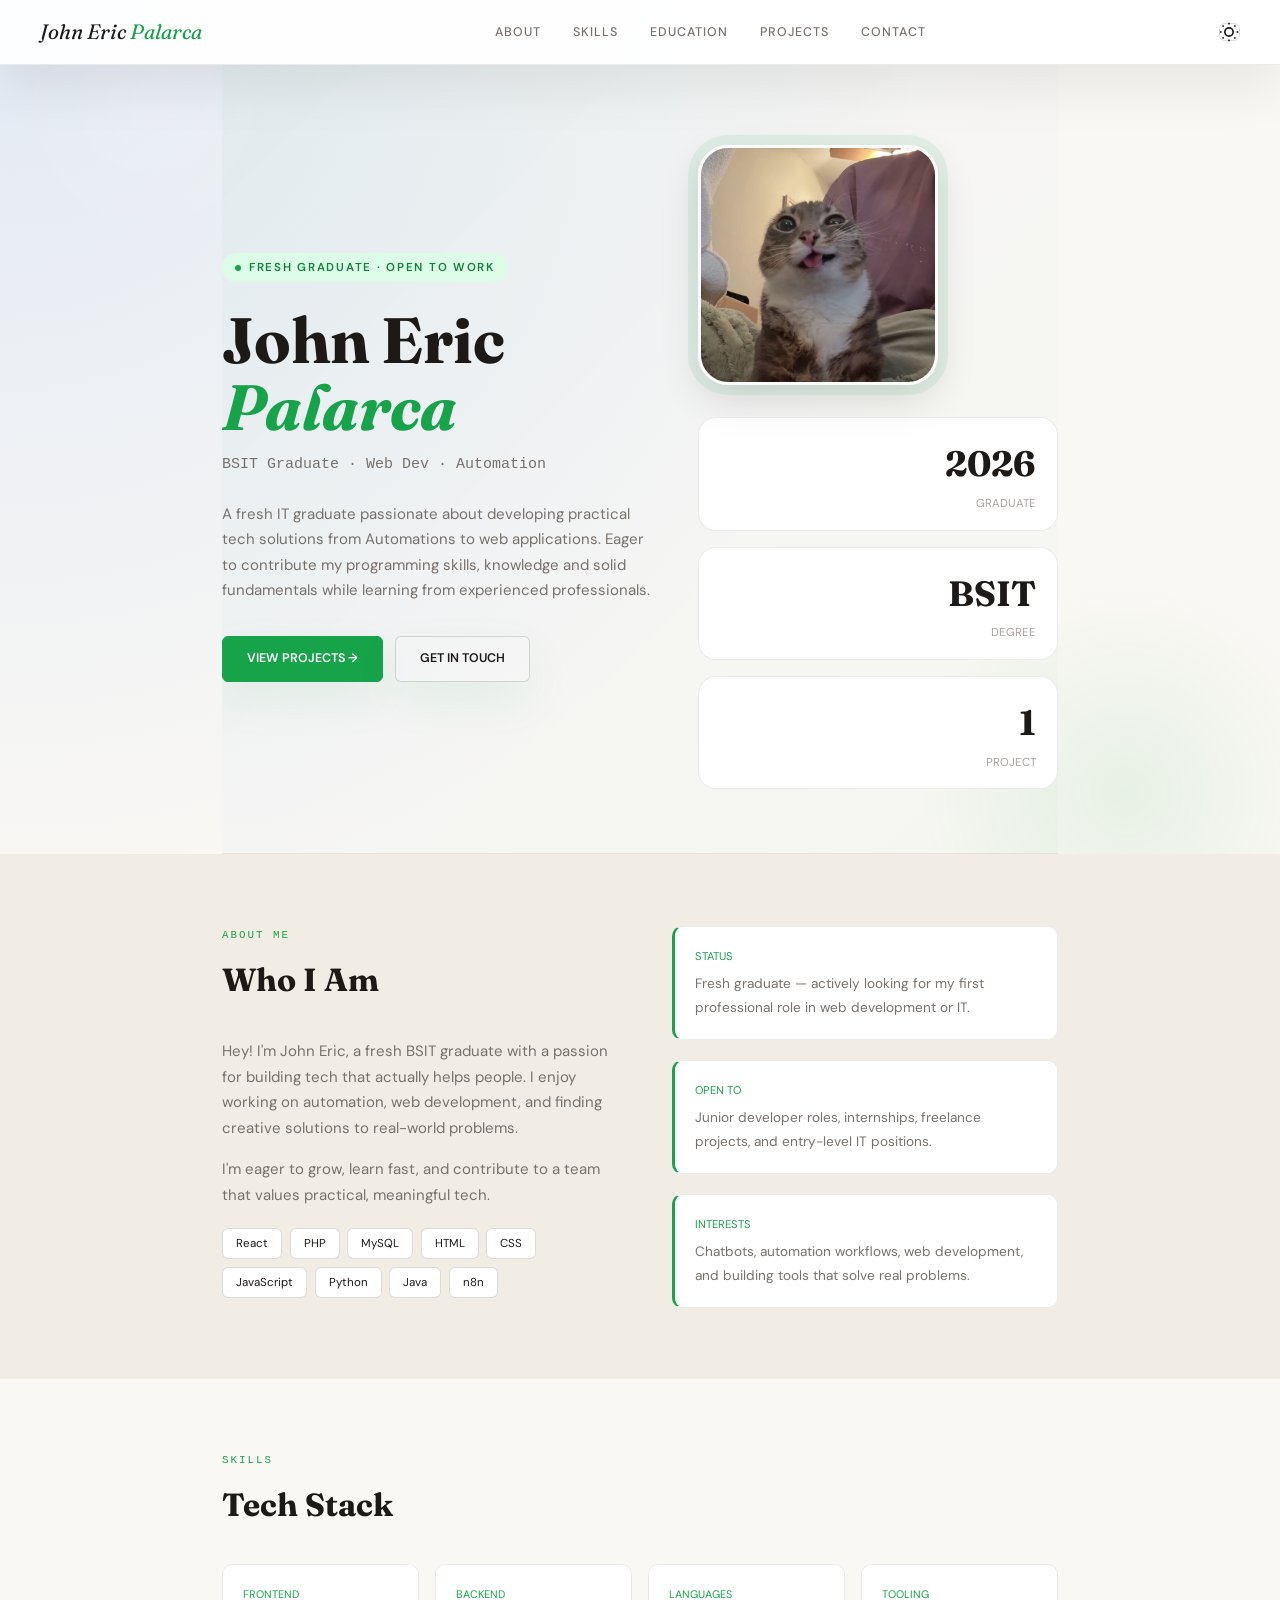
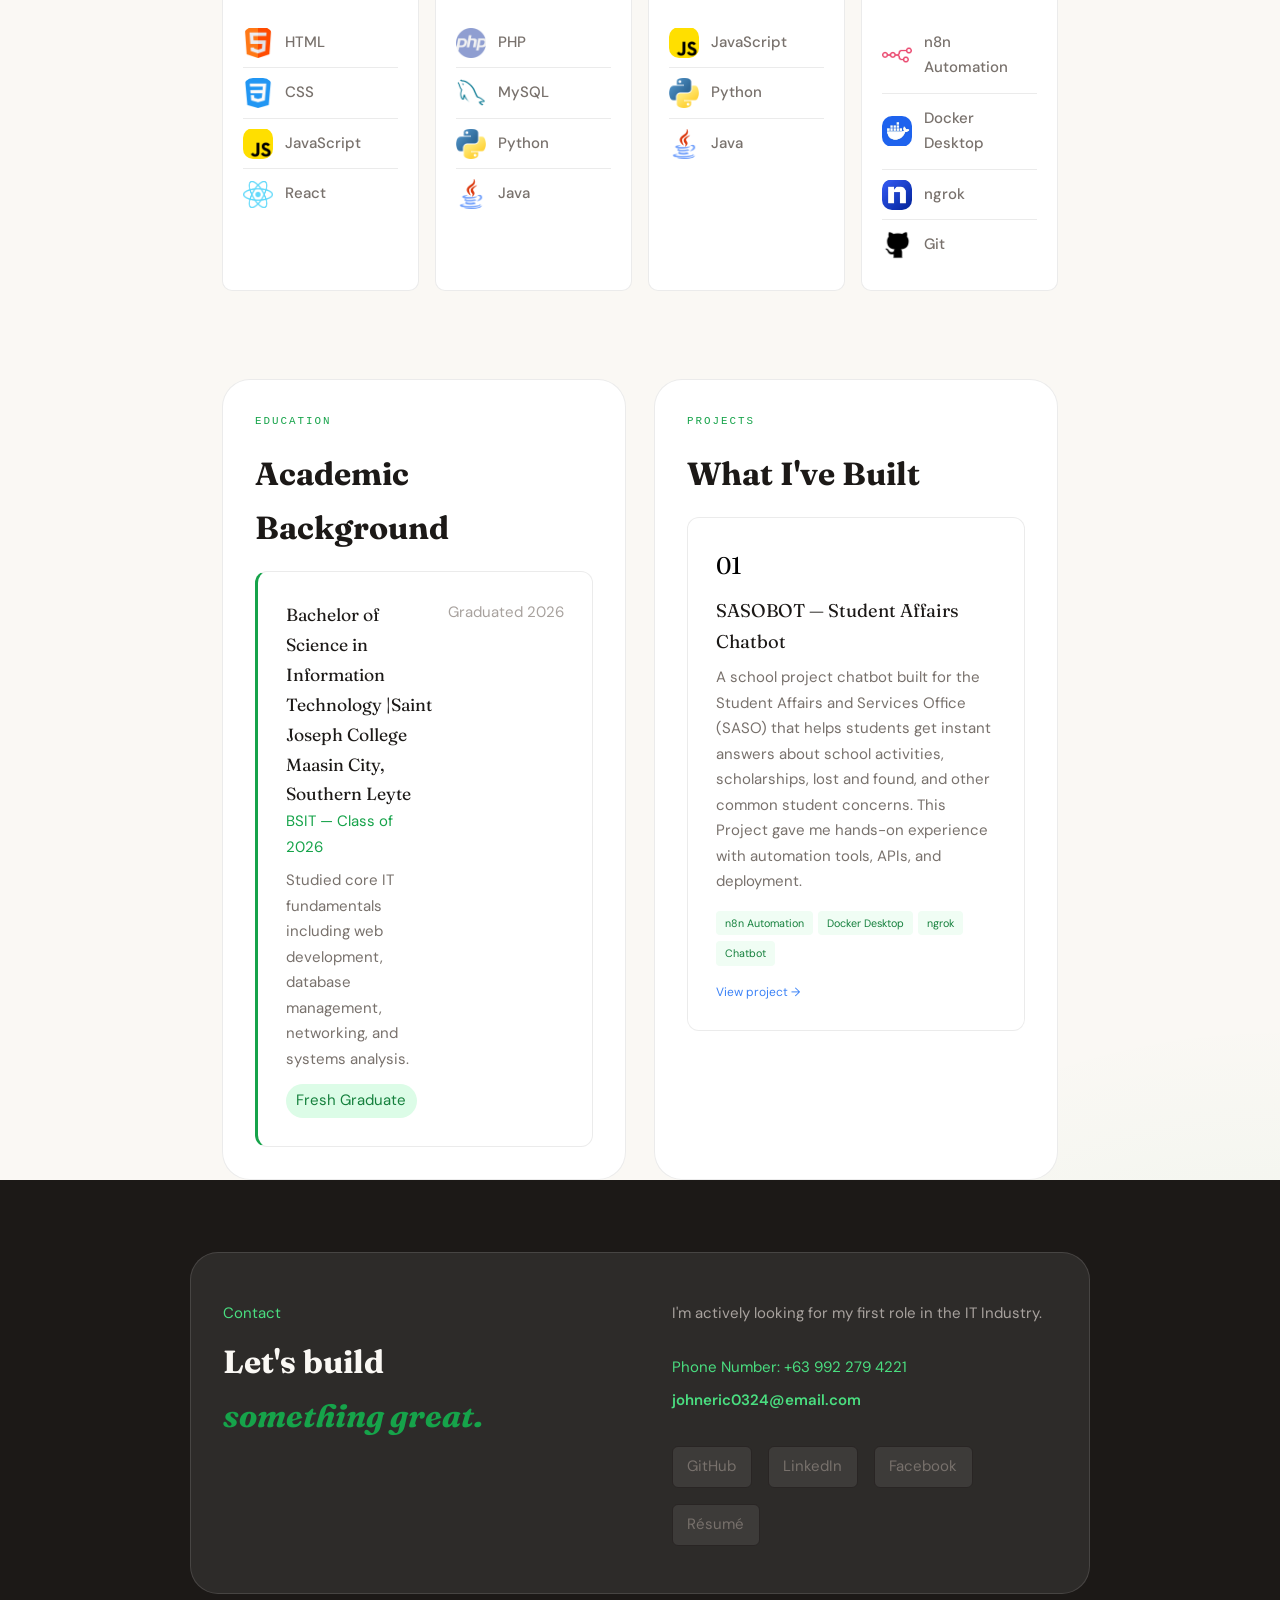
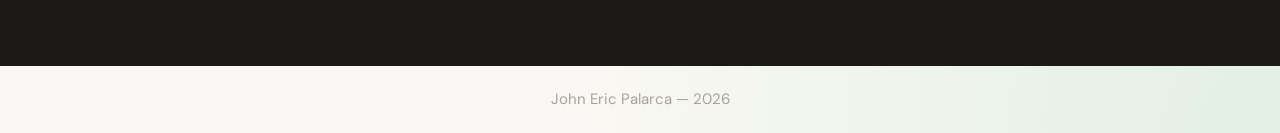
<file: Palarca/index.html>
<!-- index.php -->
<!DOCTYPE html>
<html lang="en">
<head>
  <meta charset="UTF-8" />
  <meta name="viewport" content="width=device-width, initial-scale=1.0"/>
  <title>John Eric Palarca Portfolio</title>

  <!-- CSS -->
  <link rel="stylesheet" href="style.css">

  <!-- Fonts -->
  <link rel="preconnect" href="https://fonts.googleapis.com">
  <link rel="preconnect" href="https://fonts.gstatic.com" crossorigin>
  <link href="https://fonts.googleapis.com/css2?family=Fraunces:ital,wght@0,300;0,500;0,700;1,300;1,500&family=DM+Sans:wght@300;400;500;600&display=swap" rel="stylesheet">
</head>
<body>

<!-- SKELETON LOADER -->
<div id="skeleton-loader" class="skeleton-container">
  <!-- NAV -->
  <nav class="skeleton-nav">
    <div class="skeleton-item skeleton-logo"></div>
    <div class="skeleton-nav-links">
      <div class="skeleton-item skeleton-nav-link"></div>
      <div class="skeleton-item skeleton-nav-link"></div>
      <div class="skeleton-item skeleton-nav-link"></div>
      <div class="skeleton-item skeleton-nav-link"></div>
      <div class="skeleton-item skeleton-nav-link"></div>
    </div>
    <div class="skeleton-item skeleton-toggle"></div>
  </nav>

  <!-- HERO -->
  <div class="skeleton-section skeleton-hero">
    <div class="skeleton-hero-left">
      <div class="skeleton-item skeleton-badge"></div>
      <div class="skeleton-item skeleton-h1"></div>
      <div class="skeleton-item skeleton-h1"></div>
      <div class="skeleton-item skeleton-text-sm"></div>
      <div class="skeleton-item skeleton-text"></div>
      <div class="skeleton-item skeleton-text"></div>
      <div class="skeleton-item skeleton-buttons"></div>
    </div>
    <div class="skeleton-hero-right">
      <div class="skeleton-item skeleton-image"></div>
      <div class="skeleton-item skeleton-stat"></div>
      <div class="skeleton-item skeleton-stat"></div>
      <div class="skeleton-item skeleton-stat"></div>
    </div>
  </div>

  <!-- ABOUT -->
  <div class="skeleton-section skeleton-about">
    <div class="skeleton-about-left">
      <div class="skeleton-item skeleton-label"></div>
      <div class="skeleton-item skeleton-h2"></div>
      <div class="skeleton-item skeleton-text"></div>
      <div class="skeleton-item skeleton-text"></div>
      <div class="skeleton-tags">
        <div class="skeleton-item skeleton-tag"></div>
        <div class="skeleton-item skeleton-tag"></div>
        <div class="skeleton-item skeleton-tag"></div>
        <div class="skeleton-item skeleton-tag"></div>
        <div class="skeleton-item skeleton-tag"></div>
      </div>
    </div>
    <div class="skeleton-about-right">
      <div class="skeleton-item skeleton-card-sm"></div>
      <div class="skeleton-item skeleton-card-sm"></div>
      <div class="skeleton-item skeleton-card-sm"></div>
    </div>
  </div>

  <!-- SKILLS -->
  <div class="skeleton-section skeleton-skills">
    <div class="skeleton-item skeleton-label"></div>
    <div class="skeleton-item skeleton-h2"></div>
    <div class="skeleton-grid-4">
      <div class="skeleton-item skeleton-card"></div>
      <div class="skeleton-item skeleton-card"></div>
      <div class="skeleton-item skeleton-card"></div>
      <div class="skeleton-item skeleton-card"></div>
    </div>
  </div>

  <!-- EDUCATION & PROJECTS -->
  <div class="skeleton-section skeleton-grid-2">
    <div class="skeleton-item skeleton-card-lg"></div>
    <div class="skeleton-item skeleton-card-lg"></div>
  </div>

  <!-- CONTACT -->
  <div class="skeleton-section skeleton-contact">
    <div class="skeleton-item skeleton-label"></div>
    <div class="skeleton-item skeleton-h2"></div>
    <div class="skeleton-item skeleton-text"></div>
    <div class="skeleton-socials">
      <div class="skeleton-item skeleton-social"></div>
      <div class="skeleton-item skeleton-social"></div>
      <div class="skeleton-item skeleton-social"></div>
    </div>
  </div>
</div>

<!-- CONTENT -->
<div id="main-content" class="content-fade">

<!-- NAV -->
<nav>
  <a href="#hero" class="logo">John Eric <span>Palarca</span></a>

  <ul class="nav-links">
    <li><a href="#about">About</a></li>
    <li><a href="#skills">Skills</a></li>
    <li><a href="#education">Education</a></li>
    <li><a href="#projects">Projects</a></li>
    <li><a href="#contact">Contact</a></li>
  </ul>

  <button class="theme-toggle" title="Toggle dark mode">
    <svg class="sun-icon" width="20" height="20" viewBox="0 0 24 24" fill="none" stroke="currentColor" stroke-width="2">
      <circle cx="12" cy="12" r="5"></circle>
      <line x1="12" y1="1" x2="12" y2="3"></line>
      <line x1="12" y1="21" x2="12" y2="23"></line>
      <line x1="4.22" y1="4.22" x2="5.64" y2="5.64"></line>
      <line x1="18.36" y1="18.36" x2="19.78" y2="19.78"></line>
      <line x1="1" y1="12" x2="3" y2="12"></line>
      <line x1="21" y1="12" x2="23" y2="12"></line>
      <line x1="4.22" y1="19.78" x2="5.64" y2="18.36"></line>
      <line x1="18.36" y1="5.64" x2="19.78" y2="4.22"></line>
    </svg>
    <svg class="moon-icon" width="20" height="20" viewBox="0 0 24 24" fill="none" stroke="currentColor" stroke-width="2">
      <path d="M21 12.79A9 9 0 1 1 11.21 3 7 7 0 0 0 21 12.79z"></path>
    </svg>
  </button>
</nav>
<main>

<!-- HERO -->
<div class="wrap">
  <section id="hero">
    <div class="hero-inner">

      <div>
        <div class="hero-eyebrow">Fresh Graduate · Open to Work</div>

        <h1 class="hero-name">
          John Eric <br>
          <em>Palarca</em>
        </h1>

        <p class="hero-role">BSIT Graduate · Web Dev · Automation</p>

        <p class="hero-desc">
          A fresh IT graduate passionate about developing practical tech solutions
          from Automations to web applications. Eager to contribute my programming skills, knowledge and solid fundamentals while learning from experienced professionals.
        </p>

        <div class="btn-row">
          <a href="#projects" class="btn btn-p">View Projects →</a>
          <a href="#contact" class="btn btn-g">Get in Touch</a>
        </div>
      </div>

<div class="hero-side">

  <!-- PROFILE IMAGE -->
  <div class="hero-image-wrap">
    <img src="images/profile.png" alt="John Eric" class="hero-image">
  </div>

  <div class="hero-stats">

    <div>
      <div class="stat-num">2026</div>
      <div class="stat-label">Graduate</div>
    </div>

    <div>
      <div class="stat-num">BSIT</div>
      <div class="stat-label">Degree</div>
    </div>

    <div>
      <div class="stat-num">1</div>
      <div class="stat-label">Project</div>
    </div>

  </div>

</div>
    </div>
  </section>
</div>

<!-- ABOUT -->
<div id="about" class="about-section">
  <div class="about-inner">

    <div class="about-text">

      <div class="label">About Me</div>
      <h2 class="st">Who I Am</h2>

      <p>
        Hey! I'm John Eric, a fresh BSIT graduate with a passion for building
        tech that actually helps people. I enjoy working on automation,
        web development, and finding creative solutions to real-world problems.
      </p>

      <p>
        I'm eager to grow, learn fast, and contribute to a team
        that values practical, meaningful tech.
      </p>

      <div class="tags">
        <span class="tag">React</span>
        <span class="tag">PHP</span>
        <span class="tag">MySQL</span>
        <span class="tag">HTML</span>
        <span class="tag">CSS</span>
        <span class="tag">JavaScript</span>
        <span class="tag">Python</span>
        <span class="tag">Java</span>
        <span class="tag">n8n</span>
      </div>

    </div>

    <div class="about-aside">

      <div class="aside-card">
        <div class="aside-card-title">Status</div>
        <div class="aside-card-body">
          Fresh graduate — actively looking for my first professional role in web development or IT.
        </div>
      </div>

      <div class="aside-card">
        <div class="aside-card-title">Open to</div>
        <div class="aside-card-body">
          Junior developer roles, internships, freelance projects,
          and entry-level IT positions.
        </div>
      </div>

      <div class="aside-card">
        <div class="aside-card-title">Interests</div>
        <div class="aside-card-body">
          Chatbots, automation workflows, web development,
          and building tools that solve real problems.
        </div>
      </div>

    </div>

  </div>
</div>

<!-- SKILLS -->
<div class="wrap">
  <section id="skills">

    <div class="label">Skills</div>
    <h2 class="st">Tech Stack</h2>

    <div class="skills-grid">

      <div class="skill-card">
        <div class="skill-cat">Frontend</div>
        <div class="skill-item html">HTML</div>
        <div class="skill-item css">CSS</div>
        <div class="skill-item javascript">JavaScript</div>
        <div class="skill-item react">React</div>
      </div>

      <div class="skill-card">
        <div class="skill-cat">Backend</div>
        <div class="skill-item php">PHP</div>
        <div class="skill-item mysql">MySQL</div>
        <div class="skill-item python">Python</div>
        <div class="skill-item java">Java</div>
      </div>

      <div class="skill-card">
        <div class="skill-cat">Languages</div>
        <div class="skill-item javascript">JavaScript</div>
        <div class="skill-item python">Python</div>
        <div class="skill-item java">Java</div>
      </div>

      <div class="skill-card">
        <div class="skill-cat">Tooling</div>
        <div class="skill-item n8n">n8n Automation</div>
        <div class="skill-item docker">Docker Desktop</div>
        <div class="skill-item ngrok">ngrok</div>
        <div class="skill-item git">Git</div>
      </div>

    </div>

  </section>

  <div class="section-grid">

  <!-- EDUCATION -->
  <section id="education">

    <div class="label">Education</div>
    <h2 class="st">Academic Background</h2>

    <div class="edu-block">

      <div>
        <div class="edu-degree">
          Bachelor of Science in Information Technology |Saint Joseph College Maasin City, Southern Leyte
        </div>

        <div class="edu-school">BSIT — Class of 2026</div>

        <div class="edu-desc">
          Studied core IT fundamentals including web development,
          database management, networking,
          and systems analysis.
        </div>

        <span class="edu-badge">Fresh Graduate</span>
      </div>

      <div class="edu-year">Graduated 2026</div>

    </div>

  </section>

  <!-- PROJECTS -->
  <section id="projects">

    <div class="label">Projects</div>
    <h2 class="st">What I've Built</h2>

    <a href="#" class="proj-card">

      <div class="proj-num">01</div>

      <div class="proj-title">
        SASOBOT — Student Affairs Chatbot
      </div>

      <div class="proj-desc">
        A school project chatbot built for the Student Affairs and Services Office (SASO)
        that helps students get instant answers about school activities,
        scholarships, lost and found, and other common student concerns. This Project gave me hands-on experience with automation tools, APIs, and deployment.
      </div>

      <div class="proj-tags">
        <span class="proj-tag">n8n Automation</span>
        <span class="proj-tag">Docker Desktop</span>
        <span class="proj-tag">ngrok</span>
        <span class="proj-tag">Chatbot</span>
      </div>

      <div class="proj-link">View project →</div>

    </a>

  </section>
  </div>
</div>

<!-- CONTACT -->
<div id="contact" class="contact-section">

  <div class="contact-inner">

    <div>
      <div class="contact-label">Contact</div>

      <h2 class="contact-heading">
        Let's build <br>
        <em>something great.</em>
      </h2>
    </div>

    <div>

      <p class="contact-sub">
        I'm actively looking for my first role in the IT Industry.
      </p>
      <div class="contact-label">Phone Number: +63 992 279 4221</div>
      
      <a href="mailto:johneric0324@email.com" class="contact-email">
        johneric0324@email.com
      </a>

      <div class="socials">
        <a href="https://github.com/harukun2" class="soc">GitHub</a>
        <a href="https://linkedin.com/" class="soc">LinkedIn</a>
        <a href="https://facebook.com/johneric.palarcs" class="soc">Facebook</a>
        <a href="#" class="soc">Résumé</a>
      </div>

    </div>

  </div>

</div>

<footer>
  John Eric Palarca — 2026
</footer>
</main>
</div>

<script>
window.addEventListener('DOMContentLoaded', () => {
  // SKELETON LOADER
  const skeletonLoader = document.getElementById('skeleton-loader');
  const mainContent = document.getElementById('main-content');
  
  setTimeout(() => {
    if (skeletonLoader) {
      skeletonLoader.remove();
    }
  }, 4000);

  const html = document.documentElement;
  const savedTheme = localStorage.getItem('theme') || 'light';

  if (savedTheme === 'dark') {
    html.setAttribute('data-theme', 'dark');
  }

  const darkModeToggle = () => {
    const isDark = html.getAttribute('data-theme') === 'dark';

    if (isDark) {
      html.removeAttribute('data-theme');
      localStorage.setItem('theme', 'light');
    } else {
      html.setAttribute('data-theme', 'dark');
      localStorage.setItem('theme', 'dark');
    }
  };

  document.querySelector('.theme-toggle').addEventListener('click', darkModeToggle);

  const buttons = document.querySelectorAll('.btn, .proj-card, .soc, .tag');
  buttons.forEach(button => {
    button.addEventListener('click', function(e) {
      const ripple = document.createElement('span');
      ripple.classList.add('ripple');

      const rect = button.getBoundingClientRect();
      ripple.style.left = `${e.clientX - rect.left}px`;
      ripple.style.top = `${e.clientY - rect.top}px`;

      button.appendChild(ripple);
      setTimeout(() => ripple.remove(), 600);
    });
  });

  const cards = document.querySelectorAll('.skill-card, .aside-card');
  cards.forEach(card => {
    card.addEventListener('mousemove', (e) => {
      const rect = card.getBoundingClientRect();
      const x = e.clientX - rect.left;
      const y = e.clientY - rect.top;
      const centerX = rect.width / 2;
      const centerY = rect.height / 2;
      const rotateX = ((y - centerY) / 20) * -1;
      const rotateY = (x - centerX) / 20;
      card.style.transform = `perspective(1000px) rotateX(${rotateX}deg) rotateY(${rotateY}deg) scale(1.03)`;
    });
    card.addEventListener('mouseleave', () => {
      card.style.transform = 'perspective(1000px) rotateX(0deg) rotateY(0deg) scale(1)';
    });
  });

  const observer = new IntersectionObserver((entries) => {
    entries.forEach(entry => {
      if (entry.isIntersecting) {
        entry.target.classList.add('show');
      }
    });
  }, { threshold: 0.1 });

  const hiddenElements = document.querySelectorAll('section, .about-section, .contact-section');
  hiddenElements.forEach(el => {
    el.classList.add('hidden');
    observer.observe(el);
  });
});
</script>

</body>
</html>
</file>
<file: Palarca/style.css>
/* style.css */

*{
  margin:0;
  padding:0;
  box-sizing:border-box;
}

:root{
  --bg:#faf8f4;
  --bg2:#ffffff;
  --bg3:#f2ede4;

  --accent:#16a34a;
  --accent2:#3b82f6;

  --text:#1c1917;
  --muted:#78716c;
  --light:#a8a29e;

  --border:rgba(0,0,0,0.08);
  --border2:rgba(0,0,0,0.14);

  --serif:'Fraunces', serif;
  --sans:'DM Sans', sans-serif;
  --mono:'Courier New', monospace;
}

/* DARK MODE */
html[data-theme='dark'] {
  --bg:#0f0e0d;
  --bg2:#1a1815;
  --bg3:#2a2520;

  --accent:#22c55e;
  --accent2:#60a5fa;

  --text:#faf8f4;
  --muted:#a8a29e;
  --light:#78716c;

  --border:rgba(255,255,255,0.08);
  --border2:rgba(255,255,255,0.14);
}

html{
  scroll-behavior:smooth;
}

body{
  background:var(--bg);
  color:var(--text);
  font-family:var(--sans);
  font-size:15px;
  line-height:1.7;
  transition:background-color 0.3s ease, color 0.3s ease;
}

/* NAV */

nav{
  background:var(--bg2);
  border-bottom:1px solid var(--border);
  padding:.9rem 2.5rem;

  display:flex;
  align-items:center;
  justify-content:space-between;

  position:sticky;
  top:0;
  z-index:100;
  transition:background-color 0.3s ease, border-color 0.3s ease;
}

.logo{
  font-family:var(--serif);
  font-size:1.3rem;
  font-style:italic;
  text-decoration:none;
  color:var(--text);
}

.logo span{
  color:var(--accent);
}

.nav-links{
  display:flex;
  gap:2rem;
  list-style:none;
}

.nav-links a{
  text-decoration:none;
  color:var(--muted);

  font-size:.78rem;
  letter-spacing:.08em;
  text-transform:uppercase;
  font-weight:500;
}

.nav-links a:hover{
  color:var(--accent);
}

/* THEME TOGGLE */
.theme-toggle {
  background: none;
  border: 1.5px solid var(--border2);
  border-radius: 6px;
  padding: 0.5rem 0.6rem;
  cursor: pointer;
  display: flex;
  align-items: center;
  justify-content: center;
  color: var(--text);
  transition: all 0.3s ease;
}

.theme-toggle:hover {
  border-color: var(--accent);
  color: var(--accent);
}

.theme-toggle .sun-icon,
.theme-toggle .moon-icon {
  transition: opacity 0.3s ease, transform 0.3s ease;
  position: absolute;
}

.theme-toggle .sun-icon {
  opacity: 1;
  transform: rotate(0deg);
}

.theme-toggle .moon-icon {
  opacity: 0;
  transform: rotate(-180deg);
}

html[data-theme='dark'] .theme-toggle .sun-icon {
  opacity: 0;
  transform: rotate(180deg);
}

html[data-theme='dark'] .theme-toggle .moon-icon {
  opacity: 1;
  transform: rotate(0deg);
}

/* GENERAL */

.wrap{
  max-width:900px;
  margin:auto;
  padding:0 2rem;
}

section{
  padding:4.5rem 0;
}

.label{
  font-family:var(--mono);
  font-size:.68rem;
  letter-spacing:.18em;
  text-transform:uppercase;
  color:var(--accent);
  margin-bottom:.5rem;
}

h2.st{
  font-family:var(--serif);
  font-size:2rem;
  margin-bottom:2rem;
}

/* HERO */

#hero{
  padding:5rem 0 4rem;
  border-bottom:1px solid var(--border);
  position: relative;
  overflow: hidden;
}

#hero::before {
  content: '';
  position: absolute;
  top: 0;
  left: 0;
  right: 0;
  bottom: 0;
  background: linear-gradient(
    135deg,
    rgba(22, 163, 74, 0.03) 0%,
    rgba(59, 130, 246, 0.02) 50%,
    rgba(22, 163, 74, 0.02) 100%
  );
  pointer-events: none;
  z-index: 0;
  animation: bgShift 15s ease-in-out infinite;
}

@keyframes bgShift {
  0%, 100% {
    background: linear-gradient(
      135deg,
      rgba(22, 163, 74, 0.03) 0%,
      rgba(59, 130, 246, 0.02) 50%,
      rgba(22, 163, 74, 0.02) 100%
    );
  }
  50% {
    background: linear-gradient(
      225deg,
      rgba(59, 130, 246, 0.03) 0%,
      rgba(22, 163, 74, 0.02) 50%,
      rgba(59, 130, 246, 0.02) 100%
    );
  }
}

html[data-theme='dark'] #hero::before {
  background: linear-gradient(
    135deg,
    rgba(34, 197, 94, 0.05) 0%,
    rgba(96, 165, 250, 0.03) 50%,
    rgba(34, 197, 94, 0.03) 100%
  );
  animation: bgShiftDark 15s ease-in-out infinite;
}

@keyframes bgShiftDark {
  0%, 100% {
    background: linear-gradient(
      135deg,
      rgba(34, 197, 94, 0.05) 0%,
      rgba(96, 165, 250, 0.03) 50%,
      rgba(34, 197, 94, 0.03) 100%
    );
  }
  50% {
    background: linear-gradient(
      225deg,
      rgba(96, 165, 250, 0.05) 0%,
      rgba(34, 197, 94, 0.03) 50%,
      rgba(96, 165, 250, 0.03) 100%
    );
  }
}

.hero-inner{
  display:grid;
  grid-template-columns:1fr auto;
  gap:3rem;
  align-items:end;
  position: relative;
  z-index: 1;
}

.hero-eyebrow{
  display:inline-flex;
  align-items:center;
  gap:.5rem;

  background:#dcfce7;
  color:#15803d;

  font-size:.72rem;
  font-weight:600;
  letter-spacing:.1em;
  text-transform:uppercase;

  padding:.3rem .8rem;
  border-radius:999px;

  margin-bottom:1.5rem;
}

.hero-eyebrow::before{
  content:'';
  width:6px;
  height:6px;
  border-radius:50%;
  background:#16a34a;
}

html[data-theme='dark'] .hero-eyebrow {
  background: rgba(34, 197, 94, 0.2);
  color: #22c55e;
}

html[data-theme='dark'] .hero-eyebrow::before {
  background: #22c55e;
}

.hero-name{
  font-family:var(--serif);
  font-size:4rem;
  line-height:1.05;
  margin-bottom:.75rem;
}

.hero-name em{
  color:var(--accent);
}

.hero-role{
  font-family:var(--mono);
  color:var(--muted);
  margin-bottom:1.5rem;
}

.hero-desc{
  max-width:460px;
  color:var(--muted);
  margin-bottom:2rem;
}

.btn-row{
  display:flex;
  gap:.75rem;
  flex-wrap:wrap;
}

.btn{
  text-decoration:none;
  padding:.7rem 1.5rem;
  border-radius:6px;
  font-size:.78rem;
  text-transform:uppercase;
  border:1.5px solid;
  font-weight:600;
  transition: all 0.3s ease;
}

.btn-p{
  background:var(--accent);
  border-color:var(--accent);
  color:#fff;
}

.btn-p:hover {
  opacity: 0.9;
  transform: translateY(-2px);
  box-shadow: 0 8px 20px rgba(22, 163, 74, 0.25);
}

html[data-theme='dark'] .btn-p:hover {
  box-shadow: 0 8px 20px rgba(34, 197, 94, 0.3);
}

.btn-g{
  border-color:var(--border2);
  color:var(--text);
}

.btn-g:hover {
  border-color: var(--text);
  background: var(--bg3);
  transform: translateY(-2px);
}

.hero-side{
  text-align:right;
}

.hero-stats{
  display:flex;
  flex-direction:column;
  gap:1.5rem;
}

.stat-num{
  font-family:var(--serif);
  font-size:2.2rem;
  font-weight:700;
}

.stat-label{
  font-size:.72rem;
  color:var(--light);
  text-transform:uppercase;
}

/* ABOUT */

.about-section{
  background:var(--bg3);
  padding:4.5rem 0;
  transition: background-color 0.3s ease;
}

.about-inner{
  max-width:900px;
  margin:auto;
  padding:0 2rem;

  display:grid;
  grid-template-columns:1fr 1fr;
  gap:4rem;
}

.about-text p{
  color:var(--muted);
  margin-bottom:1rem;
}

.tags{
  display:flex;
  flex-wrap:wrap;
  gap:.5rem;
  margin-top:1.25rem;
}

.tag{
  background:#fff;
  border:1px solid var(--border2);
  color: var(--text);

  padding:.3rem .8rem;
  border-radius:6px;

  font-size:.72rem;
}

html[data-theme='dark'] .tag {
  background: #2a2520;
  border-color: #44403c;
  color: var(--text);
}

.about-aside{
  display:flex;
  flex-direction:column;
  gap:1.25rem;
}

.aside-card{
  background:#fff;
  border:1px solid var(--border);
  border-left:3px solid var(--accent);

  padding:1.25rem;
  border-radius:10px;
}

html[data-theme='dark'] .aside-card {
  background: #1a1815;
  border-color: #44403c;
  border-left-color: #22c55e;
}

.aside-card-title{
  color:var(--accent);
  font-size:.7rem;
  text-transform:uppercase;
  margin-bottom:.4rem;
}

.aside-card-body{
  color:var(--muted);
  font-size:.85rem;
}

/* SKILLS */

.skills-grid{
  display:grid;
  grid-template-columns:repeat(auto-fit,minmax(190px,1fr));
  gap:1rem;
}

.skill-card{
  background:#fff;
  border:1px solid var(--border);
  border-radius:10px;
  padding:1.25rem;
}

.section-grid {
  display: grid;
  grid-template-columns: repeat(2, minmax(0, 1fr));
  gap: 1.75rem;
  margin-top: 1rem;
}

.section-grid > section {
  background: var(--bg2);
  border: 1px solid var(--border);
  border-radius: 28px;
  padding: 2rem;
}

html[data-theme='dark'] .section-grid > section {
  background: #1a1815;
  border-color: #44403c;
}

.section-grid > section .label,
.section-grid > section h2.st {
  margin-bottom: 1rem;
}

html[data-theme='dark'] .skill-card {
  background: #1a1815;
  border-color: #44403c;
}

.skill-cat{
  color:var(--accent);
  font-size:.68rem;
  text-transform:uppercase;
  margin-bottom:.9rem;
}

.skill-item{
  position: relative;
  display: flex;
  align-items: center;
  gap: .75rem;
  padding: .75rem 0 .75rem 2.6rem;
  border-bottom: 1px solid var(--border);
  color: var(--muted);
  font-weight: 500;
}

.skill-item::before{
  content: '';
  position: absolute;
  left: 0;
  width: 1.9rem;
  height: 1.9rem;
  border-radius: 10px;
  display: inline-flex;
  align-items: center;
  justify-content: center;
  background-size: contain;
  background-position: center;
  background-repeat: no-repeat;
}

.skill-item.html::before {
  background-image: url('images/html.png');
}

.skill-item.css::before {
  background-image: url('images/css.png');
}

.skill-item.javascript::before {
  background-image: url('images/js.png');
}

.skill-item.react::before {
  background-image: url('images/React.png');
}

.skill-item.php::before {
  background-image: url('images/php.png');
}

.skill-item.mysql::before {
  background-image: url('images/mysql.png');
}

.skill-item.python::before {
  background-image: url('images/python.png');
}

.skill-item.java::before {
  background-image: url('images/java.png');
}

.skill-item.n8n::before {
  background-image: url('images/n8n.png');
}

.skill-item.docker::before {
  background-image: url('images/docker.png');
}

.skill-item.ngrok::before {
  background-image: url('images/ngrok.png');
}

.skill-item.git::before {
  background-image: url('images/git.png');
}

.skill-item:last-child{
  border:none;
}

/* EDUCATION */

.edu-block{
  background:#fff;
  border:1px solid var(--border);
  border-left:3px solid var(--accent);

  border-radius:12px;
  padding:1.75rem;

  display:grid;
  grid-template-columns:1fr auto;
  gap:1rem;
}

html[data-theme='dark'] .edu-block {
  background: #1a1815;
  border-color: #44403c;
  border-left-color: #17c700;
}

.edu-degree{
  font-family:var(--serif);
  font-size:1.1rem;
}

.edu-school{
  color:var(--accent);
  margin-bottom:.5rem;
}

.edu-desc{
  color:var(--muted);
}

.edu-badge{
  display:inline-block;
  margin-top:.75rem;

  background:#dcfce7;
  color:#15803d;

  padding:.25rem .65rem;
  border-radius:999px;
}

html[data-theme='dark'] .edu-badge {
  background: rgba(34, 197, 94, 0.2);
  color: #22c55e;
}

.edu-year{
  color:var(--light);
}

/* PROJECTS */

.proj-card{
  background:#fff;
  border:1px solid var(--border);

  border-radius:12px;
  padding:1.75rem;

  text-decoration:none;
  color:inherit;

  display:block;
}

html[data-theme='dark'] .proj-card {
  background: #1a1815;
  border-color: #44403c;
  color: var(--text);
}

.proj-num{
  font-family:var(--serif);
  font-size:1.5rem;
  color:black;
}

html[data-theme='dark'] .proj-num {
  color: var(--text);
}

.proj-title{
  font-family:var(--serif);
  font-size:1.15rem;
  margin:.5rem 0;
}

.proj-desc{
  color:var(--muted);
  margin-bottom:1rem;
}

.proj-tags{
  display:flex;
  flex-wrap:wrap;
  gap:.35rem;
}

.proj-tag{
  background:#f0fdf4;
  color:#15803d;

  padding:.2rem .55rem;
  border-radius:4px;

  font-size:.67rem;
}

html[data-theme='dark'] .proj-tag {
  background: rgba(34, 197, 94, 0.15);
  color: #22c55e;
}

.proj-link{
  margin-top:1rem;
  color:var(--accent2);
  font-size:.75rem;
}

/* CONTACT */

.contact-section{
  background:#1c1917;
  padding:4.5rem 0;
  transition: background-color 0.3s ease;
}

html[data-theme='dark'] .contact-section {
  background: #0f0e0d;
}

.contact-inner{
  max-width:900px;
  margin:auto;
  padding:0 2rem;

  display:grid;
  grid-template-columns:1fr 1fr;
  gap:4rem;
}

.contact-label{
  color:#4ade80;
  margin-bottom:.5rem;
}

html[data-theme='dark'] .contact-label {
  color: #86efac;
}

.contact-heading{
  color:#faf8f4;
  font-family:var(--serif);
  font-size:2rem;
}

.contact-heading em{
  font-style:italic;
  color:var(--accent);
}

.contact-sub{
  color:#a8a29e;
  margin-bottom:1.75rem;
}

.contact-email{
  color:#4ade80;
  text-decoration:none;
  display:block;
  margin-bottom:2rem;
}

html[data-theme='dark'] .contact-email {
  color: #86efac;
}

.contact-email:hover {
  opacity: 0.8;
}

.socials{
  display:flex;
  gap:1rem;
  flex-wrap:wrap;
}

.soc{
  text-decoration:none;
  color:#78716c;

  border:1px solid #292524;
  padding:.45rem .9rem;
  border-radius:6px;
  transition: all 0.3s ease;
  background: transparent;
}

.soc:hover{
  color:#fff;
  border-color:#fff;
  background: rgba(255, 255, 255, 0.1);
}

html[data-theme='dark'] .soc {
  color: #a8a29e;
  border-color: #44403c;
}

html[data-theme='dark'] .soc:hover {
  color: #faf8f4;
  border-color: #faf8f4;
  background: rgba(250, 248, 244, 0.15);
}

/* FOOTER */

footer{
  background:var(--text);
  border-top:1px solid #292524;

  text-align:center;
  padding:1.25rem;
  transition: border-color 0.3s ease;

  color:#ffffff;
}

html[data-theme='dark'] footer {
  border-top-color: #44403c;
  color: #78716c;
}

/* RESPONSIVE */

@media(max-width:768px){

  nav{
    padding:.9rem 1.25rem;
  }

  .nav-links{
    display:none;
  }

  .hero-inner,
  .about-inner,
  .contact-inner,
  .edu-block{
    grid-template-columns:1fr;
  }

  .hero-side{
    display:block;
    text-align:center;
  }

  .hero-stats {
    grid-template-columns: repeat(3, minmax(0, 1fr));
    gap: 0.85rem;
  }

  .hero-stats > div {
    width: 100%;
  }

}
.skill-card,
.proj-card,
.aside-card,
.edu-block,
.btn,
.soc,
.tag {
  transition:
    transform 0.25s ease,
    box-shadow 0.25s ease,
    border-color 0.25s ease,
    background 0.25s ease;

  will-change: transform;
}

.skill-card:hover,
.proj-card:hover,
.aside-card:hover,
.edu-block:hover {
  box-shadow: 0 15px 40px rgba(0,0,0,0.08);
}

/* CLICK RIPPLE */
.btn,
.proj-card,
.soc,
.tag {
  position: relative;
  overflow: hidden;
}

.ripple {
  position: absolute;
  width: 20px;
  height: 20px;
  background: rgba(255,255,255,0.5);
  border-radius: 50%;
  transform: translate(-50%, -50%);
  animation: ripple-animation 0.6s linear;
  pointer-events: none;
}

@keyframes ripple-animation {
  from {
    width: 0;
    height: 0;
    opacity: 1;
  }

  to {
    width: 500px;
    height: 500px;
    opacity: 0;
  }
}

/* PAGE REVEAL */
.hidden {
  opacity: 0;
  transform: translateY(60px);
  transition: all 1s ease;
}

.show {
  opacity: 1;
  transform: translateY(0);
}

/* HERO ANIMATION */
.hero-name {
  animation: fadeUp 1s ease forwards;
}

.hero-desc {
  animation: fadeUp 1.3s ease forwards;
}

.btn-row {
  animation: fadeUp 1.6s ease forwards;
}

@keyframes fadeUp {
  from {
    opacity: 0;
    transform: translateY(40px);
  }

  to {
    opacity: 1;
    transform: translateY(0);
  }
}
.hero-image-wrap {
  width: 240px;
  height: 240px;
  border-radius: 30px;
  overflow: hidden;
  margin-bottom: 2rem;

  border: 3px solid rgba(255,255,255,0.6);

  box-shadow:
    0 15px 40px rgba(0,0,0,0.12),
    0 0 0 10px rgba(22,163,74,0.08);

  transform-style: preserve-3d;
  transition: transform 0.25s ease;

  animation: floatImage 4s ease-in-out infinite;
}

.hero-image {
  width: 100%;
  height: 100%;
  object-fit: cover;
  display: block;
}

.hero-image-wrap:hover {
  transform: scale(1.03) rotate(-2deg);
}

@keyframes floatImage {

  0% {
    transform: translateY(0px);
  }

  50% {
    transform: translateY(-10px);
  }

  100% {
    transform: translateY(0px);
  }
}

/* MOBILE */

@media(max-width:768px){

  .hero-image-wrap {
    width: 180px;
    height: 180px;
    margin: 0 auto 2rem;
  }

}

/* SKELETON LOADER */
@keyframes shimmer {
  0% {
    background-position: -1000px 0;
  }
  100% {
    background-position: 1000px 0;
  }
}

.skeleton-container {
  position: fixed;
  inset: 0;
  background: var(--bg);
  display: flex;
  flex-direction: column;
  overflow-y: auto;
  z-index: 9999;
  animation: fadeOut 0.5s ease 3.5s forwards;
}

@keyframes fadeOut {
  to {
    opacity: 0;
    pointer-events: none;
  }
}

.skeleton-item {
  background: linear-gradient(90deg, #e0e0e0 25%, #f0f0f0 50%, #e0e0e0 75%);
  background-size: 1000px 100%;
  animation: shimmer 2s infinite;
}

html[data-theme='dark'] .skeleton-item {
  background: linear-gradient(90deg, #2a2520 25%, #3a3530 50%, #2a2520 75%);
  background-size: 1000px 100%;
  animation: shimmer 2s infinite;
}

.skeleton-nav {
  display: flex;
  align-items: center;
  justify-content: space-between;
  padding: 0.9rem 2.5rem;
  border-bottom: 1px solid var(--border);
  gap: 2rem;
  position: sticky;
  top: 0;
  background: var(--bg2);
}

.skeleton-logo {
  width: 120px;
  height: 24px;
  border-radius: 4px;
}

.skeleton-nav-links {
  display: flex;
  gap: 2rem;
  flex: 1;
}

.skeleton-nav-link {
  width: 60px;
  height: 16px;
  border-radius: 4px;
}

.skeleton-toggle {
  width: 40px;
  height: 40px;
  border-radius: 6px;
}

.skeleton-wrap {
  max-width: 900px;
  margin: auto;
  padding: 0 2rem;
}

.skeleton-section {
  max-width: 900px;
  margin: 0 auto;
  padding: 3rem 2rem;
  width: 100%;
}

.skeleton-hero {
  padding: 5rem 0 4rem;
  border-bottom: 1px solid var(--border);
  position: relative;
  overflow: hidden;
}

.skeleton-hero::before {
  content: '';
  position: absolute;
  top: 0;
  left: 0;
  right: 0;
  bottom: 0;
  background: linear-gradient(
    135deg,
    rgba(22, 163, 74, 0.03) 0%,
    rgba(59, 130, 246, 0.02) 50%,
    rgba(22, 163, 74, 0.02) 100%
  );
  pointer-events: none;
  z-index: 0;
}

.skeleton-hero-inner {
  display: grid;
  grid-template-columns: 1fr auto;
  gap: 3rem;
  align-items: center;
  position: relative;
  z-index: 1;
}

.skeleton-hero-left {
  display: flex;
  flex-direction: column;
  gap: 1rem;
  position: relative;
  z-index: 1;
}

.skeleton-hero-right {
  display: flex;
  flex-direction: column;
  gap: 1.5rem;
  align-items: flex-end;
  position: relative;
  z-index: 1;
}

.skeleton-badge {
  width: 150px;
  height: 32px;
  border-radius: 999px;
}

.skeleton-buttons {
  width: 200px;
  height: 48px;
  border-radius: 6px;
  margin-top: 1rem;
}

.skeleton-image {
  width: 240px;
  height: 240px;
  border-radius: 30px;
}

.skeleton-card {
  width: 100%;
  height: 200px;
  border-radius: 10px;
}

.skeleton-section {
  max-width: 900px;
  margin: 0 auto;
  padding: 3rem 2rem;
  width: 100%;
}

.skeleton-about {
  background: var(--bg3);
  padding: 4.5rem 0;
}

.skeleton-about-inner {
  max-width: 900px;
  margin: auto;
  padding: 0 2rem;
  display: grid;
  grid-template-columns: 1fr 1fr;
  gap: 4rem;
}

.skeleton-about-left,
.skeleton-about-right {
  display: flex;
  flex-direction: column;
  gap: 1rem;
}

.skeleton-skills {
  padding: 4.5rem 0;
}

.skeleton-skills-inner {
  max-width: 900px;
  margin: auto;
  padding: 0 2rem;
}

.skeleton-section-grid {
  max-width: 900px;
  margin: auto;
  padding: 0 2rem;
  display: grid;
  grid-template-columns: repeat(2, minmax(0, 1fr));
  gap: 1.75rem;
  margin-top: 1rem;
}

.skeleton-grid-4 {
  display: grid;
  grid-template-columns: repeat(auto-fit, minmax(190px, 1fr));
  gap: 1rem;
  margin-top: 2rem;
}

.skeleton-section-grid {
  display: grid;
  grid-template-columns: repeat(2, minmax(0, 1fr));
  gap: 1.75rem;
  margin-top: 1rem;
}

.skeleton-contact {
  background: #1c1917;
  padding: 4.5rem 0;
}

html[data-theme='dark'] .skeleton-contact {
  background: #0f0e0d;
}

.skeleton-contact-inner {
  max-width: 900px;
  margin: auto;
  padding: 0 2rem;
  display: grid;
  grid-template-columns: 1fr 1fr;
  gap: 4rem;
}

.skeleton-contact-left,
.skeleton-contact-right {
  display: flex;
  flex-direction: column;
  gap: 1rem;
}

.skeleton-h1 {
  width: 100%;
  height: 48px;
  border-radius: 8px;
}

.skeleton-h2 {
  width: 200px;
  height: 32px;
  border-radius: 8px;
}

.skeleton-text-sm {
  width: 150px;
  height: 14px;
  border-radius: 4px;
}

.skeleton-text {
  width: 100%;
  height: 16px;
  border-radius: 4px;
}

.skeleton-label {
  width: 120px;
  height: 12px;
  border-radius: 4px;
}

.skeleton-tag {
  width: 80px;
  height: 32px;
  border-radius: 6px;
}

.skeleton-card-sm {
  width: 100%;
  height: 100px;
  border-radius: 10px;
}

.skeleton-card-lg {
  width: 100%;
  height: 250px;
  border-radius: 28px;
}

.skeleton-stat {
  width: 160px;
  height: 80px;
  border-radius: 18px;
}

.skeleton-social {
  width: 100px;
  height: 40px;
  border-radius: 6px;
}

.skeleton-tags {
  display: flex;
  flex-wrap: wrap;
  gap: 0.5rem;
  margin-top: 1rem;
}

.skeleton-socials {
  display: flex;
  gap: 1rem;
  margin-top: 2rem;
  flex-wrap: wrap;
}

.content-fade {
  animation: contentFadeIn 0.6s ease 3.5s forwards;
  opacity: 0;
}

@keyframes contentFadeIn {
  to {
    opacity: 1;
  }
}

/* DESIGN ENHANCEMENTS */
body {
  background: radial-gradient(circle at top left, rgba(59, 130, 246, 0.12), transparent 26%),
              radial-gradient(circle at bottom right, rgba(22, 163, 74, 0.10), transparent 20%),
              var(--bg);
  overflow-x: hidden;
  min-height: 100vh;
}

body::before {
  content: '';
  position: fixed;
  inset: 0;
  pointer-events: none;
  background-image:
    radial-gradient(circle at 12% 12%, rgba(255,255,255,0.14), transparent 12%),
    radial-gradient(circle at 88% 88%, rgba(22,163,74,0.08), transparent 15%);
  z-index: -1;
}

nav {
  background: rgba(255,255,255,0.92);
  border-color: rgba(0, 0, 0, 0.08);
  box-shadow: 0 20px 55px rgba(0, 0, 0, 0.08);
  backdrop-filter: blur(18px);
}
html[data-theme='dark'] nav {
  background: rgba(14, 12, 10, 0.88);
  border-color: rgba(255,255,255,0.08);
  box-shadow: 0 20px 55px rgba(0, 0, 0, 0.35);
}

.nav-links a {
  transition: color 0.25s ease, transform 0.25s ease;
}

.nav-links a:hover {
  color: var(--accent);
  transform: translateY(-1px);
}

.hero-inner {
  grid-template-columns: minmax(0, 1.1fr) minmax(280px, 360px);
  align-items: center;
}

.hero-eyebrow {
  letter-spacing: 0.15em;
}

.hero-name {
  font-size: clamp(3rem, 5vw, 4.8rem);
}

.hero-desc {
  max-width: 520px;
}

.hero-stats {
  gap: 1rem;
}

.hero-stats > div {
  background: var(--bg2);
  border: 1px solid var(--border);
  border-radius: 18px;
  padding: 1rem 1.3rem;
  transition: transform 0.25s ease, border-color 0.25s ease, background 0.25s ease;
}

html[data-theme='dark'] .hero-stats > div {
  background: rgba(255,255,255,0.04);
  border-color: rgba(255,255,255,0.08);
}

.hero-stats > div:hover {
  transform: translateY(-3px);
}

.btn {
  box-shadow: 0 18px 45px rgba(22, 163, 74, 0.08);
}

.btn:hover {
  transform: translateY(-2px) scale(1.02);
}

.btn-g {
  background: rgba(255,255,255,0.15);
}

html[data-theme='dark'] .btn-g {
  background: rgba(255,255,255,0.08);
}

.proj-card {
  background: rgba(255,255,255,0.92);
  border-color: rgba(0, 0, 0, 0.08);
}

html[data-theme='dark'] .proj-card {
  background: rgba(18, 17, 15, 0.94);
}

.proj-card:hover {
  transform: translateY(-8px) scale(1.01);
}

.contact-inner {
  background: rgba(255,255,255,0.08);
  border: 1px solid rgba(255,255,255,0.12);
  border-radius: 28px;
  padding: 3rem 2rem;
}

html[data-theme='dark'] .contact-inner {
  background: rgba(255,255,255,0.04);
  border-color: rgba(255,255,255,0.08);
}

.contact-heading {
  max-width: 460px;
}

.contact-email {
  font-weight: 600;
}

.soc {
  background: rgba(255,255,255,0.08);
}

html[data-theme='dark'] .soc {
  background: rgba(255,255,255,0.05);
}

.soc:hover {
  transform: translateY(-2px);
}

footer {
  background: transparent;
  color: var(--light);
  border-top-color: rgba(255,255,255,0.08);
}

html[data-theme='dark'] footer {
  color: #a8a29e;
}

@media(max-width:1024px) {
  .hero-inner {
    grid-template-columns: 1fr;
  }

  .hero-side {
    display: block;
    text-align: center;
  }

  .hero-stats {
    flex-direction: row;
    flex-wrap: wrap;
    justify-content: center;
  }

  .hero-stats > div {
    width: 160px;
  }

  .section-grid {
    grid-template-columns: 1fr;
  }
}

@media(max-width:768px) {
  .contact-inner {
    padding: 2rem 1.25rem;
  }

  .about-inner,
  .contact-inner,
  .skills-grid,
  .section-grid {
    gap: 1.5rem;
  }

  .hero-stats {
    flex-direction: column;
  }

  .hero-stats > div {
    width: 100%;
  }
}
</file>
